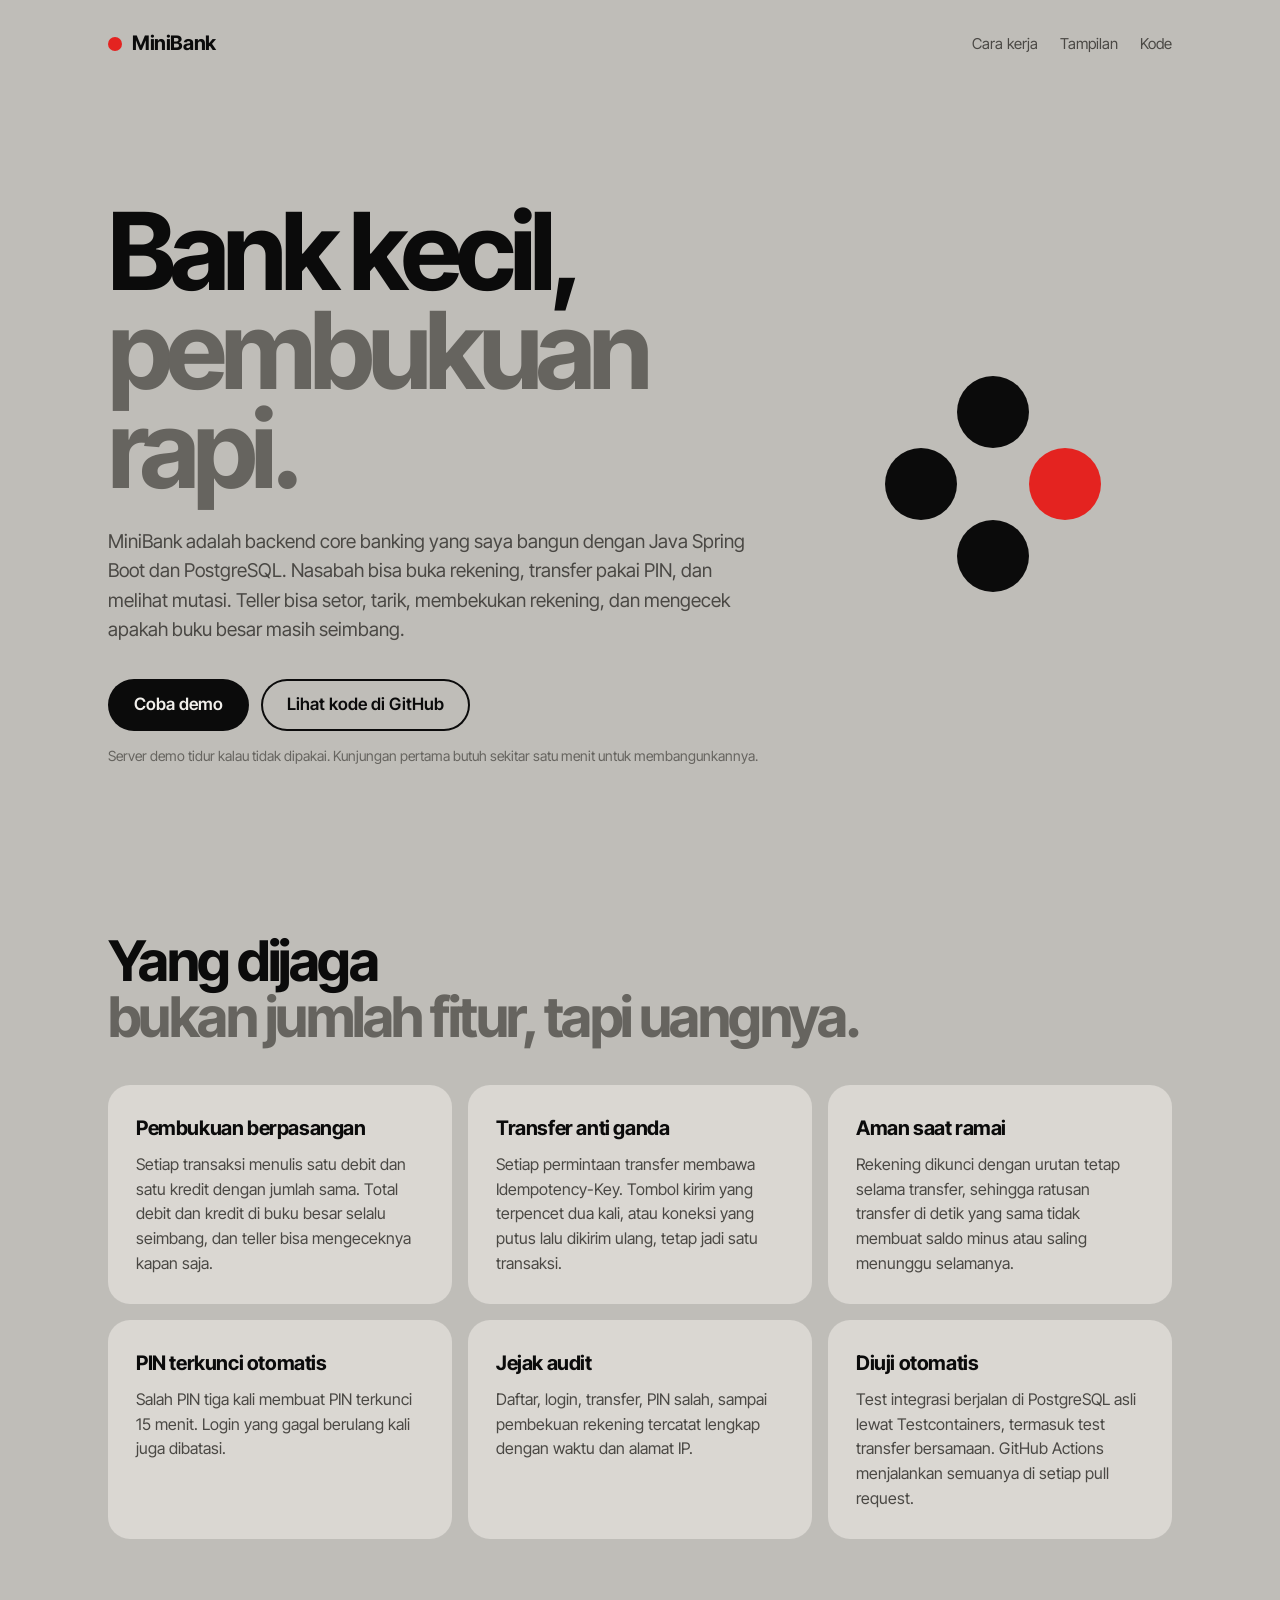
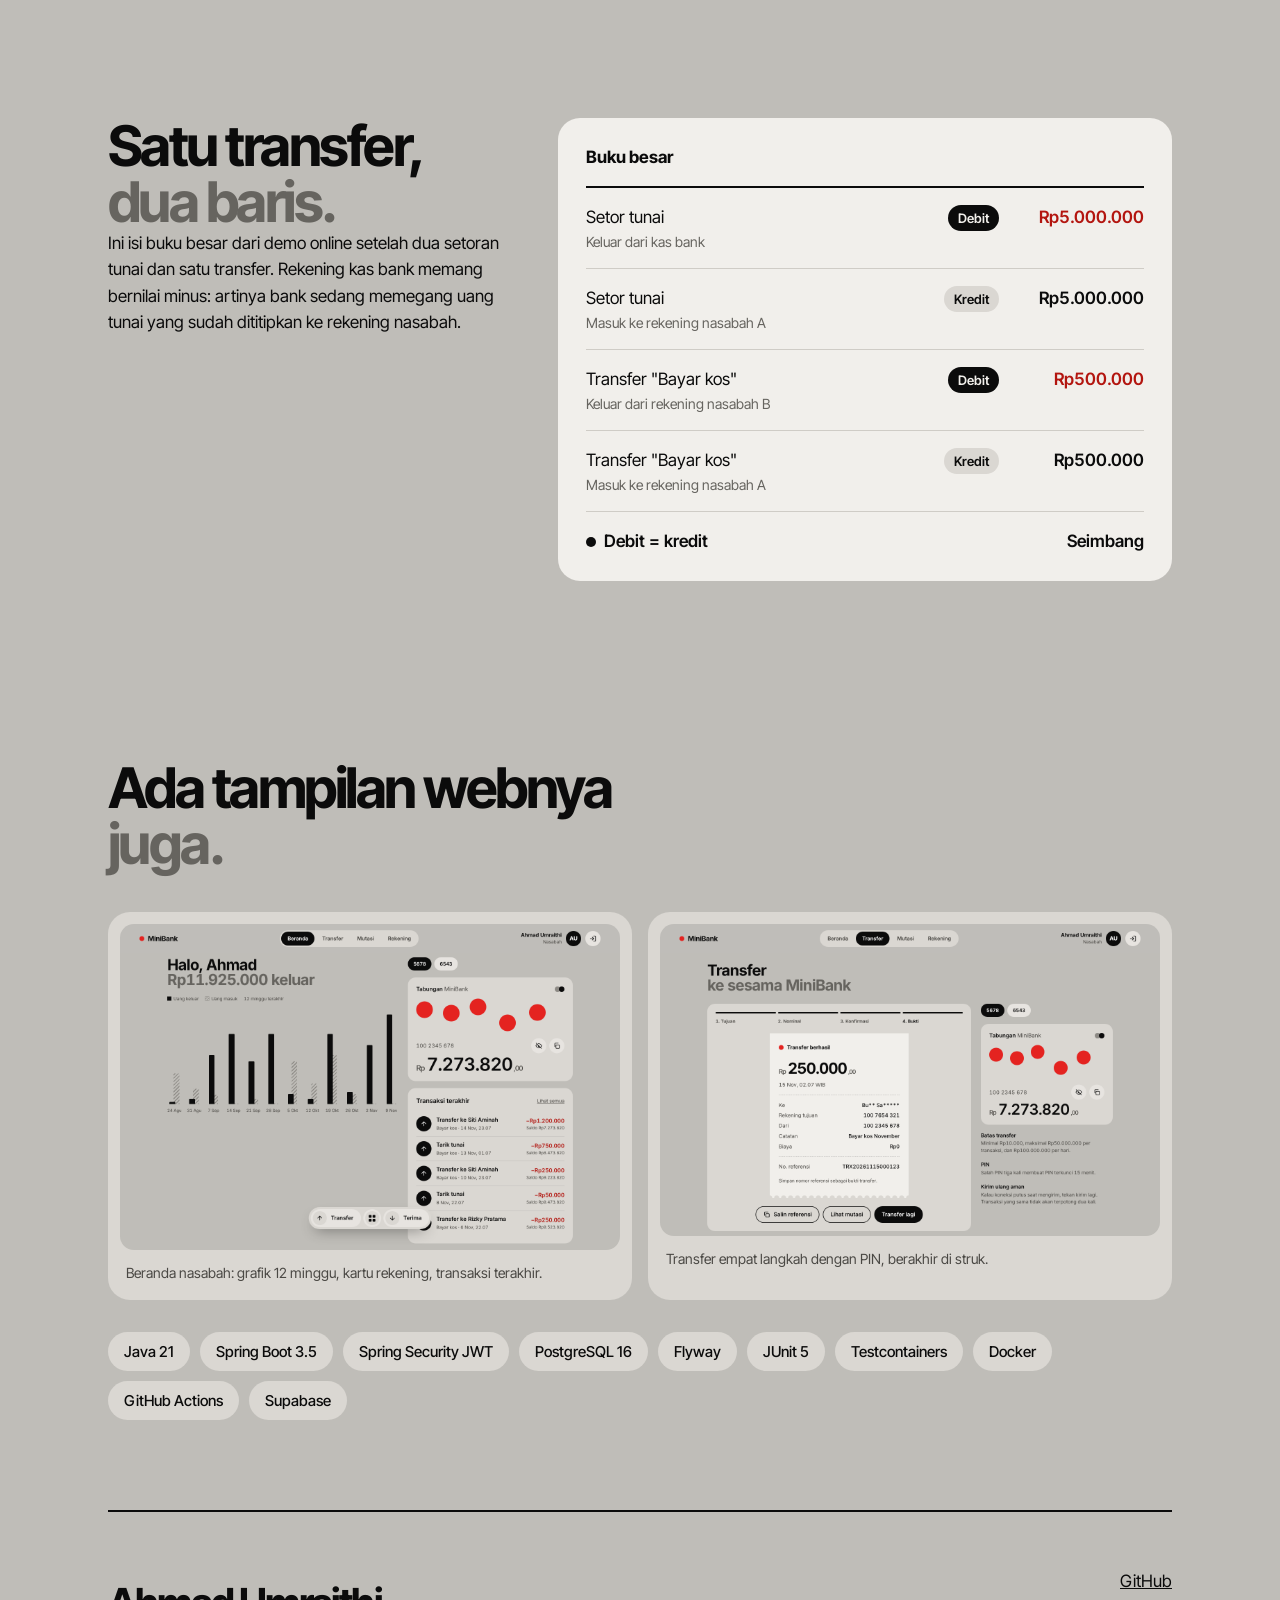
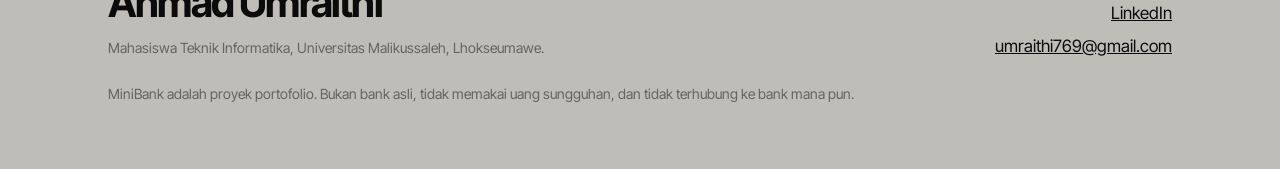
<file: docs/index.html>
<!doctype html>
<html lang="id">
<head>
  <meta charset="utf-8">
  <meta name="viewport" content="width=device-width, initial-scale=1">
  <title>MiniBank · Proyek core banking Ahmad Umraithi</title>
  <meta name="description" content="MiniBank: backend core banking dengan Java Spring Boot dan PostgreSQL. Pembukuan berpasangan, transfer anti ganda, PIN terkunci otomatis. Proyek demo, bukan bank asli.">
  <meta name="theme-color" content="#BFBDB8">
  <link rel="icon" href="favicon.svg">
  <link rel="preconnect" href="https://fonts.googleapis.com">
  <link rel="preconnect" href="https://fonts.gstatic.com" crossorigin>
  <link href="https://fonts.googleapis.com/css2?family=Inter+Tight:wght@400;500;600;700;800&display=swap" rel="stylesheet">
  <style>
    :root {
      --bg: #BFBDB8; --card: #DAD7D2; --paper: #F1EFEB;
      --ink: #0B0B0B; --ink-2: #4A4844; --ink-3: #66645F;
      --red: #E42320; --red-ink: #B3150F;
      --r: 22px; --r-sm: 14px;
    }
    * { box-sizing: border-box; margin: 0; }
    html { scroll-behavior: smooth; }
    body { background: var(--bg); color: var(--ink); font: 400 17px/1.55 "Inter Tight", system-ui, sans-serif; -webkit-font-smoothing: antialiased; }
    a { color: inherit; }
    a:focus-visible, button:focus-visible { outline: 3px solid var(--ink); outline-offset: 3px; border-radius: 8px; }
    .wrap { max-width: 1160px; margin: 0 auto; padding: 0 clamp(20px, 4vw, 48px); }

    header { display: flex; justify-content: space-between; align-items: center; padding: 28px 0; }
    .mark { display: flex; align-items: center; gap: 10px; font-weight: 700; font-size: 20px; letter-spacing: -.02em; text-decoration: none; }
    .mark i { width: 14px; height: 14px; border-radius: 50%; background: var(--red); }
    header nav { display: flex; gap: 22px; font-size: 15px; }
    header nav a { text-decoration: none; color: var(--ink-2); }
    header nav a:hover { color: var(--ink); }

    .hero { display: grid; grid-template-columns: 1.3fr .7fr; gap: 40px; align-items: center; padding: clamp(48px, 9vw, 120px) 0 clamp(40px, 6vw, 80px); }
    h1 { font-size: clamp(48px, 8.4vw, 112px); line-height: .92; letter-spacing: -.055em; font-weight: 700; }
    h1 span { display: block; color: var(--ink-3); }
    .lede { max-width: 34em; margin-top: 28px; font-size: 19px; color: var(--ink-2); }
    .ctas { display: flex; flex-wrap: wrap; gap: 12px; margin-top: 34px; }
    .btn { display: inline-flex; align-items: center; gap: 10px; min-height: 52px; padding: 0 26px; border-radius: 999px; font-weight: 600; text-decoration: none; background: var(--ink); color: var(--paper); }
    .btn.ghost { background: transparent; color: var(--ink); box-shadow: inset 0 0 0 2px var(--ink); }
    .btn:hover { opacity: .88; }
    .note { margin-top: 14px; font-size: 14px; color: var(--ink-3); }
    .dots { justify-self: center; display: grid; grid-template-columns: repeat(3, 72px); grid-template-rows: repeat(3, 72px); }
    .dots i { width: 72px; height: 72px; border-radius: 50%; background: var(--ink); }
    .dots i:nth-child(1) { grid-area: 1 / 2; } .dots i:nth-child(2) { grid-area: 2 / 1; }
    .dots i:nth-child(3) { grid-area: 2 / 3; background: var(--red); } .dots i:nth-child(4) { grid-area: 3 / 2; }

    section { padding: clamp(48px, 7vw, 96px) 0; }
    h2 { font-size: clamp(32px, 4.4vw, 56px); line-height: 1; letter-spacing: -.045em; font-weight: 700; }
    h2 span { display: block; color: var(--ink-3); }
    .grid3 { display: grid; grid-template-columns: repeat(3, 1fr); gap: 16px; margin-top: 40px; }
    .card { background: var(--card); border-radius: var(--r); padding: 28px; }
    .card h3 { font-size: 20px; letter-spacing: -.02em; margin-bottom: 8px; }
    .card p { color: var(--ink-2); font-size: 16px; }

    /* Satu transfer = dua baris buku besar */
    .ledger-wrap { display: grid; grid-template-columns: .8fr 1.2fr; gap: 40px; align-items: start; }
    .ledger-wrap > p { color: var(--ink-2); margin-top: 20px; max-width: 30em; }
    .ledger { background: var(--paper); border-radius: var(--r); padding: 26px 28px; font-variant-numeric: tabular-nums; }
    .ledger header { padding: 0 0 16px; border-bottom: 2px solid var(--ink); font-size: 15px; }
    .ledger header b { font-size: 17px; }
    .row { display: grid; grid-template-columns: 1fr auto auto; gap: 18px; padding: 16px 0; border-bottom: 1px solid #CFCCC6; align-items: baseline; }
    .row small { display: block; color: var(--ink-3); font-size: 14px; }
    .tag { font-size: 13px; font-weight: 600; padding: 3px 10px; border-radius: 999px; background: var(--card); }
    .tag.d { background: var(--ink); color: var(--paper); }
    .amt { font-weight: 600; min-width: 7.5em; text-align: right; }
    .amt.out { color: var(--red-ink); }
    .sum { display: flex; justify-content: space-between; padding-top: 16px; font-weight: 600; }
    .sum span { display: inline-flex; align-items: center; gap: 8px; }
    .sum i { width: 10px; height: 10px; border-radius: 50%; background: var(--ink); }

    .shots { display: grid; grid-template-columns: 1fr 1fr; gap: 16px; margin-top: 40px; }
    .shots figure { background: var(--card); border-radius: var(--r); padding: 12px; }
    .shots img { width: 100%; height: auto; display: block; border-radius: var(--r-sm); }
    .shots figcaption { font-size: 14px; color: var(--ink-2); padding: 12px 6px 4px; }

    .stack { display: flex; flex-wrap: wrap; gap: 10px; margin-top: 32px; }
    .stack span { background: var(--card); border-radius: 999px; padding: 8px 16px; font-size: 15px; font-weight: 500; }

    footer { padding: 56px 0 64px; border-top: 2px solid var(--ink); display: grid; grid-template-columns: 1fr auto; gap: 24px; align-items: end; }
    footer h2 { font-size: clamp(28px, 3.4vw, 40px); }
    footer ul { list-style: none; padding: 0; display: grid; gap: 6px; text-align: right; }
    footer .demo-flag { grid-column: 1 / -1; font-size: 14px; color: var(--ink-3); }

    @media (max-width: 860px) {
      header nav { display: none; }
      .hero, .ledger-wrap, .grid3, .shots, footer { grid-template-columns: 1fr; }
      .dots { display: none; }
      footer ul { text-align: left; }
      .row { grid-template-columns: 1fr auto; }
      .row .tag { grid-row: 1; grid-column: 2; }
      .row .amt { grid-column: 1 / -1; text-align: left; }
    }
  </style>
</head>
<body>
  <div class="wrap">
    <header>
      <a class="mark" href="#"><i aria-hidden="true"></i>MiniBank</a>
      <nav aria-label="Bagian halaman">
        <a href="#cara-kerja">Cara kerja</a>
        <a href="#tampilan">Tampilan</a>
        <a href="https://github.com/KADAFERHIDUP/minibank">Kode</a>
      </nav>
    </header>

    <main>
      <section class="hero" aria-labelledby="judul">
        <div>
          <h1 id="judul">Bank kecil,<span>pembukuan rapi.</span></h1>
          <p class="lede">MiniBank adalah backend core banking yang saya bangun dengan Java Spring Boot dan PostgreSQL. Nasabah bisa buka rekening, transfer pakai PIN, dan melihat mutasi. Teller bisa setor, tarik, membekukan rekening, dan mengecek apakah buku besar masih seimbang.</p>
          <div class="ctas">
            <a class="btn" href="https://minibank-465d7.containers.snapdeploy.app">Coba demo</a>
            <a class="btn ghost" href="https://github.com/KADAFERHIDUP/minibank">Lihat kode di GitHub</a>
          </div>
          <p class="note">Server demo tidur kalau tidak dipakai. Kunjungan pertama butuh sekitar satu menit untuk membangunkannya.</p>
        </div>
        <div class="dots" aria-hidden="true"><i></i><i></i><i></i><i></i></div>
      </section>

      <section aria-labelledby="fitur">
        <h2 id="fitur">Yang dijaga<span>bukan jumlah fitur, tapi uangnya.</span></h2>
        <div class="grid3">
          <article class="card">
            <h3>Pembukuan berpasangan</h3>
            <p>Setiap transaksi menulis satu debit dan satu kredit dengan jumlah sama. Total debit dan kredit di buku besar selalu seimbang, dan teller bisa mengeceknya kapan saja.</p>
          </article>
          <article class="card">
            <h3>Transfer anti ganda</h3>
            <p>Setiap permintaan transfer membawa Idempotency-Key. Tombol kirim yang terpencet dua kali, atau koneksi yang putus lalu dikirim ulang, tetap jadi satu transaksi.</p>
          </article>
          <article class="card">
            <h3>Aman saat ramai</h3>
            <p>Rekening dikunci dengan urutan tetap selama transfer, sehingga ratusan transfer di detik yang sama tidak membuat saldo minus atau saling menunggu selamanya.</p>
          </article>
          <article class="card">
            <h3>PIN terkunci otomatis</h3>
            <p>Salah PIN tiga kali membuat PIN terkunci 15 menit. Login yang gagal berulang kali juga dibatasi.</p>
          </article>
          <article class="card">
            <h3>Jejak audit</h3>
            <p>Daftar, login, transfer, PIN salah, sampai pembekuan rekening tercatat lengkap dengan waktu dan alamat IP.</p>
          </article>
          <article class="card">
            <h3>Diuji otomatis</h3>
            <p>Test integrasi berjalan di PostgreSQL asli lewat Testcontainers, termasuk test transfer bersamaan. GitHub Actions menjalankan semuanya di setiap pull request.</p>
          </article>
        </div>
      </section>

      <section id="cara-kerja" aria-labelledby="ledger-judul">
        <div class="ledger-wrap">
          <div>
            <h2 id="ledger-judul">Satu transfer,<span>dua baris.</span></h2>
            <p>Ini isi buku besar dari demo online setelah dua setoran tunai dan satu transfer. Rekening kas bank memang bernilai minus: artinya bank sedang memegang uang tunai yang sudah dititipkan ke rekening nasabah.</p>
          </div>
          <div class="ledger" role="table" aria-label="Contoh buku besar">
            <header role="row"><b>Buku besar</b></header>
            <div class="row" role="row">
              <div role="cell">Setor tunai<small>Keluar dari kas bank</small></div>
              <span class="tag d" role="cell">Debit</span><span class="amt out" role="cell">Rp5.000.000</span>
            </div>
            <div class="row" role="row">
              <div role="cell">Setor tunai<small>Masuk ke rekening nasabah A</small></div>
              <span class="tag" role="cell">Kredit</span><span class="amt" role="cell">Rp5.000.000</span>
            </div>
            <div class="row" role="row">
              <div role="cell">Transfer "Bayar kos"<small>Keluar dari rekening nasabah B</small></div>
              <span class="tag d" role="cell">Debit</span><span class="amt out" role="cell">Rp500.000</span>
            </div>
            <div class="row" role="row">
              <div role="cell">Transfer "Bayar kos"<small>Masuk ke rekening nasabah A</small></div>
              <span class="tag" role="cell">Kredit</span><span class="amt" role="cell">Rp500.000</span>
            </div>
            <div class="sum"><span><i aria-hidden="true"></i>Debit = kredit</span><span>Seimbang</span></div>
          </div>
        </div>
      </section>

      <section id="tampilan" aria-labelledby="tampilan-judul">
        <h2 id="tampilan-judul">Ada tampilan webnya<span>juga.</span></h2>
        <div class="shots">
          <figure>
            <img src="ui-beranda.png" alt="Beranda MiniBank: grafik uang keluar dan masuk 12 minggu, kartu rekening, dan transaksi terakhir" width="1440" height="940" loading="lazy">
            <figcaption>Beranda nasabah: grafik 12 minggu, kartu rekening, transaksi terakhir.</figcaption>
          </figure>
          <figure>
            <img src="ui-transfer.png" alt="Struk transfer MiniBank setelah transfer berhasil" width="1440" height="900" loading="lazy">
            <figcaption>Transfer empat langkah dengan PIN, berakhir di struk.</figcaption>
          </figure>
        </div>
        <div class="stack" aria-label="Teknologi">
          <span>Java 21</span><span>Spring Boot 3.5</span><span>Spring Security JWT</span><span>PostgreSQL 16</span><span>Flyway</span><span>JUnit 5</span><span>Testcontainers</span><span>Docker</span><span>GitHub Actions</span><span>Supabase</span>
        </div>
      </section>
    </main>

    <footer>
      <div>
        <h2>Ahmad Umraithi</h2>
        <p class="note">Mahasiswa Teknik Informatika, Universitas Malikussaleh, Lhokseumawe.</p>
      </div>
      <ul>
        <li><a href="https://github.com/KADAFERHIDUP">GitHub</a></li>
        <li><a href="https://www.linkedin.com/in/ahmadumraithi">LinkedIn</a></li>
        <li><a href="mailto:umraithi769@gmail.com">umraithi769@gmail.com</a></li>
      </ul>
      <p class="demo-flag">MiniBank adalah proyek portofolio. Bukan bank asli, tidak memakai uang sungguhan, dan tidak terhubung ke bank mana pun.</p>
    </footer>
  </div>
</body>
</html>
</file>
